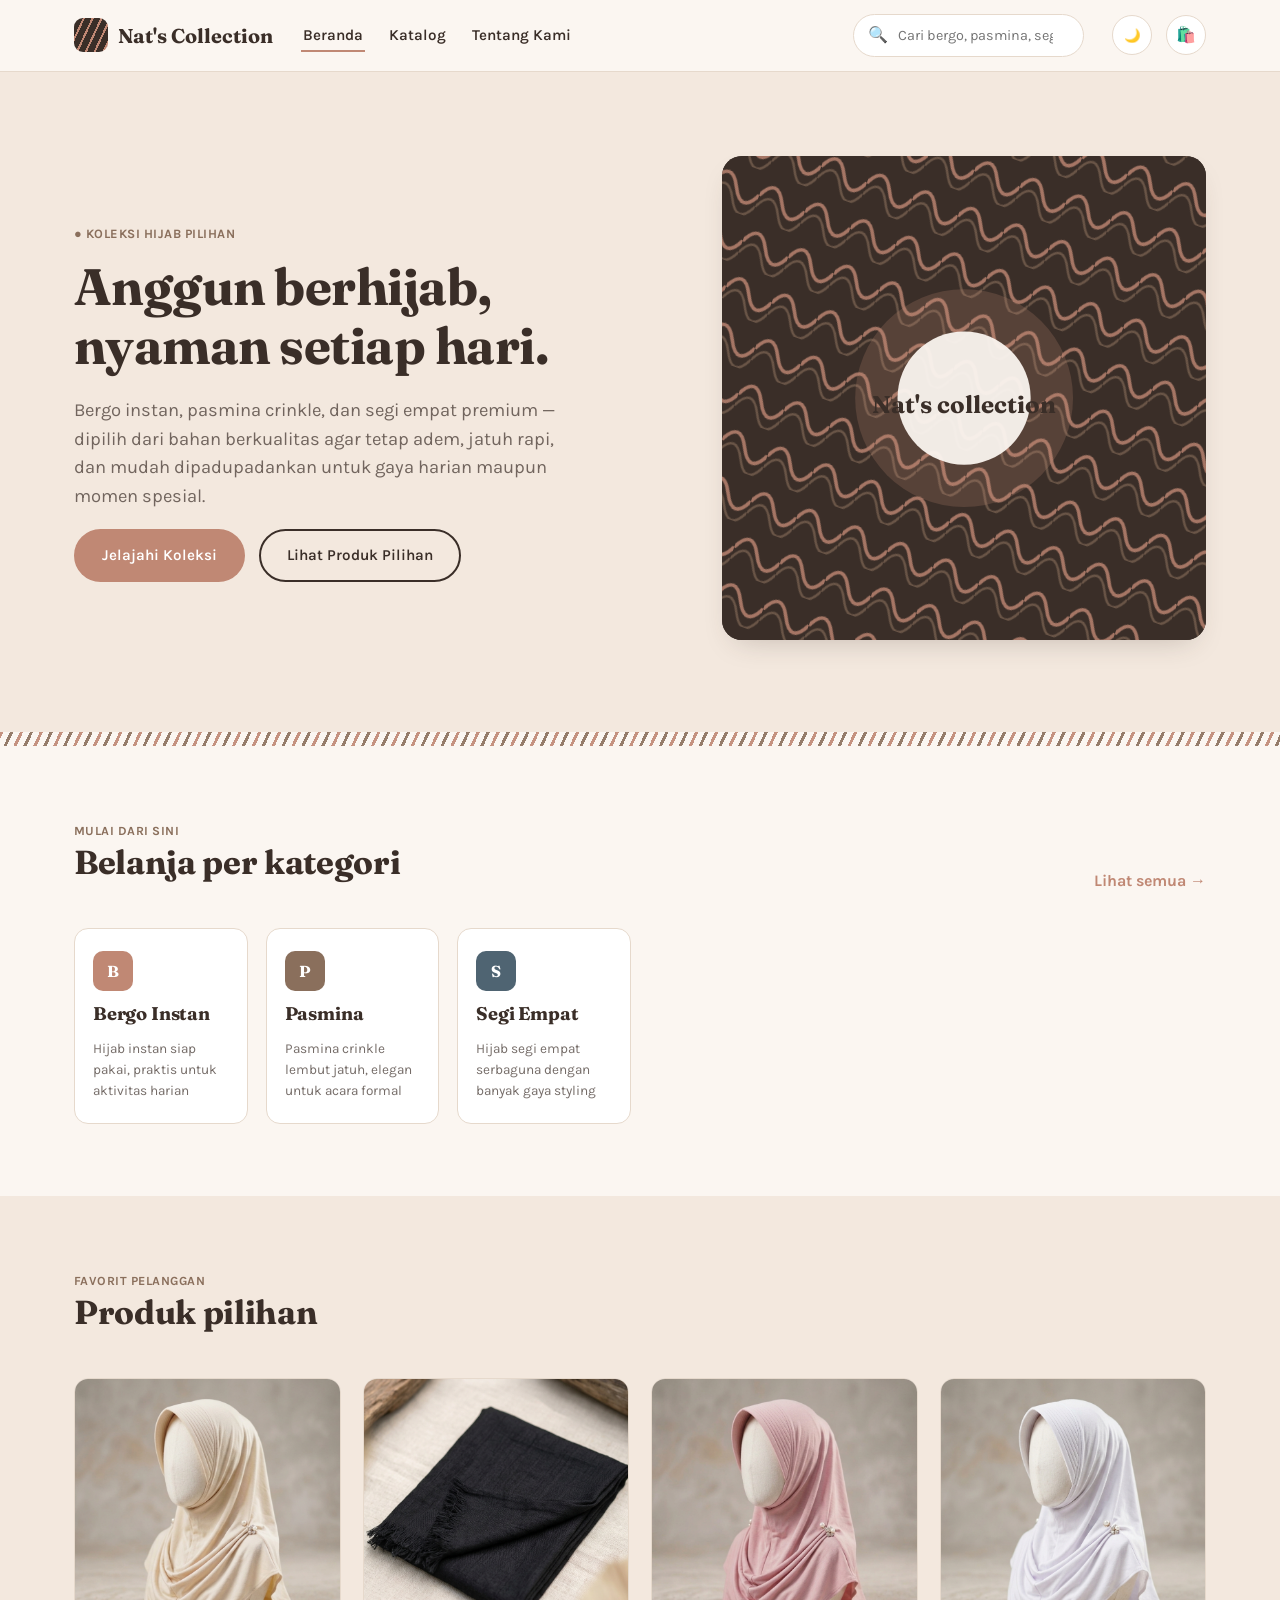
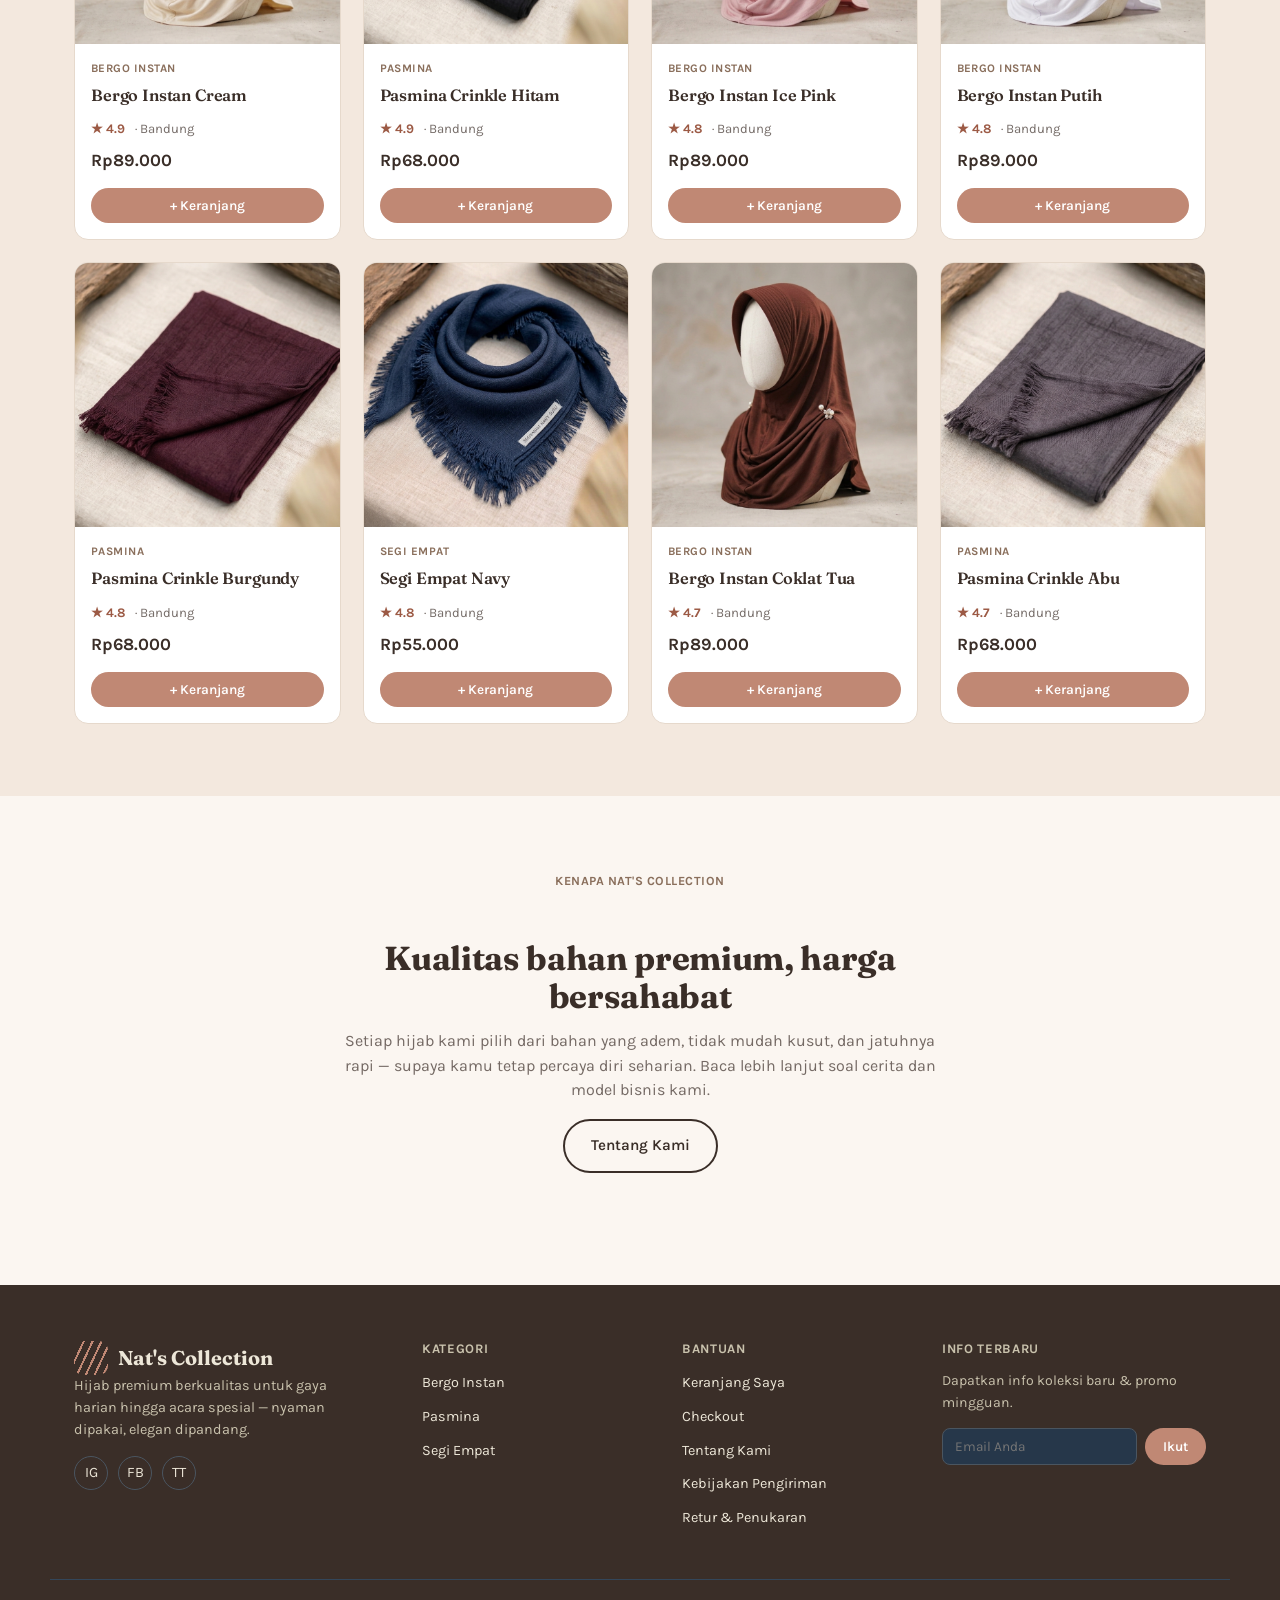
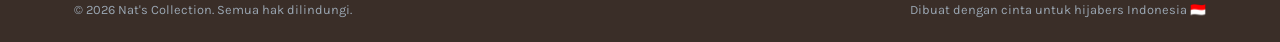
<file: index.html>
<!DOCTYPE html>
<html lang="id">
<head>
<meta charset="UTF-8">
<meta name="viewport" content="width=device-width, initial-scale=1.0">
<title>Nat's Collection — Hijab Premium Bergo, Pasmina & Segi Empat</title>
<meta name="description" content="Belanja hijab bergo instan, pasmina crinkle, dan segi empat premium — nyaman dipakai, elegan dipandang, langsung dari Nat's Collection.">
<link rel="stylesheet" href="css/style.css">
<link rel="stylesheet" href="css/darkmode.css">
<link rel="stylesheet" href="css/responsive.css">
</head>
<body>
<header id="site-header"></header>

<section class="hero">
  <div class="hero-inner">
    <div>
      <span class="hero-eyebrow">● Koleksi hijab pilihan</span>
      <h1>Anggun berhijab, nyaman setiap hari.</h1>
      <p class="lead">Bergo instan, pasmina crinkle, dan segi empat premium — dipilih dari bahan berkualitas agar tetap adem, jatuh rapi, dan mudah dipadupadankan untuk gaya harian maupun momen spesial.</p>
      <div class="hero-cta">
        <a href="categories.html" class="btn btn-primary">Jelajahi Koleksi</a>
        <a href="#produk-pilihan" class="btn btn-secondary">Lihat Produk Pilihan</a>
      </div>
    </div>
    <div class="hero-visual">
      <svg viewBox="0 0 400 400" xmlns="http://www.w3.org/2000/svg">
        <rect width="400" height="400" fill="#3A2E28"/>
        <defs>
          <pattern id="hero-motif" width="40" height="40" patternTransform="rotate(20)" patternUnits="userSpaceOnUse">
            <rect width="40" height="40" fill="#3A2E28"/>
            <path d="M0 20 Q10 0 20 20 T40 20" stroke="#C08874" stroke-width="3" fill="none" opacity=".8"/>
            <path d="M0 30 Q10 10 20 30 T40 30" stroke="#8A6F5C" stroke-width="2" fill="none" opacity=".6"/>
          </pattern>
        </defs>
        <rect width="400" height="400" fill="url(#hero-motif)"/>
        <circle cx="200" cy="200" r="90" fill="#C08874" opacity=".22"/>
        <circle cx="200" cy="200" r="55" fill="#FBF6F1" opacity=".94"/>
        <text x="200" y="212" text-anchor="middle" font-family="Fraunces, serif" font-size="20" fill="#3A2E28" font-weight="700">Nat's collection</text>
      </svg>
    </div>
  </div>
</section>

<div class="parang-divider"></div>

<section class="section">
  <div class="container">
    <div class="section-head">
      <div>
        <span class="eyebrow">Mulai dari sini</span>
        <h2>Belanja per kategori</h2>
      </div>
      <a href="categories.html" class="link-btn">Lihat semua &rarr;</a>
    </div>
    <div class="cat-grid" id="home-cat-grid"></div>
  </div>
</section>

<section class="section" id="produk-pilihan" style="background:var(--paper-2)">
  <div class="container">
    <div class="section-head">
      <div>
        <span class="eyebrow">Favorit pelanggan</span>
        <h2>Produk pilihan</h2>
      </div>
    </div>
    <div class="product-grid" id="featured-grid"></div>
  </div>
</section>

<section class="section">
  <div class="container about-block center" style="max-width:640px;margin:0 auto">
    <span class="eyebrow">Kenapa Nat's Collection</span>
    <h2>Kualitas bahan premium, harga bersahabat</h2>
    <p class="muted">Setiap hijab kami pilih dari bahan yang adem, tidak mudah kusut, dan jatuhnya rapi — supaya kamu tetap percaya diri seharian. Baca lebih lanjut soal cerita dan model bisnis kami.</p>
    <a href="about.html" class="btn btn-secondary">Tentang Kami</a>
  </div>
</section>

<footer id="site-footer"></footer>
<div id="toast" role="status" aria-live="polite"></div>

<script src="js/data.js"></script>
<script src="js/analytics.js"></script>
<script src="js/script.js"></script>
<script src="js/products.js"></script>
<script src="js/darkmode.js"></script>
<script>
  renderHeader("index.html");
  renderFooter();

  const catGrid = document.getElementById("home-cat-grid");
  catGrid.innerHTML = CATEGORIES.map(c => `
    <a class="cat-card" href="categories.html?cat=${c.slug}">
      <div class="cat-icon" style="background:${CAT_ACCENT[c.slug]}">${c.name[0]}</div>
      <h3>${c.name}</h3>
      <p>${c.blurb}</p>
    </a>`).join("");

  const featured = [...PRODUCTS].sort((a,b) => b.rating - a.rating).slice(0, 8);
  document.getElementById("featured-grid").innerHTML = featured.map(renderProductCard).join("");
  bindProductCardEvents();
</script>
</body>
</html>
</file>
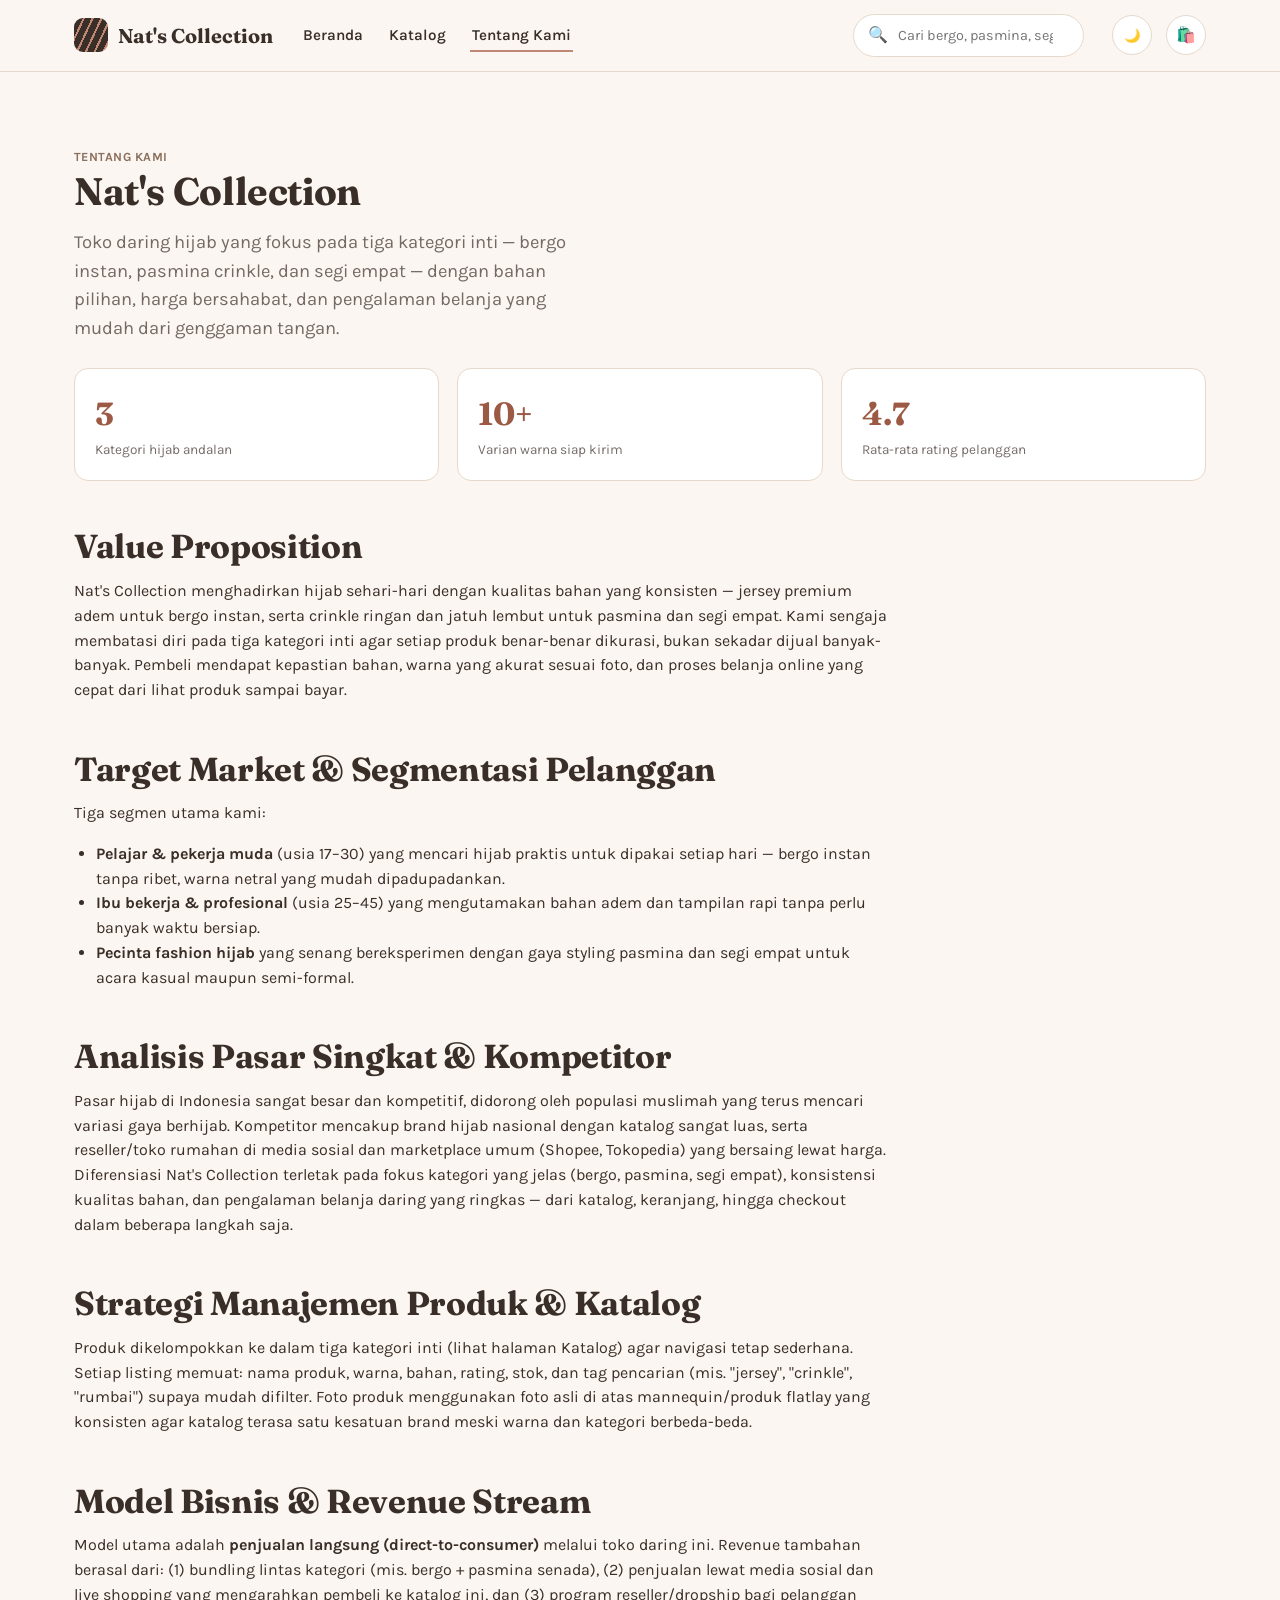
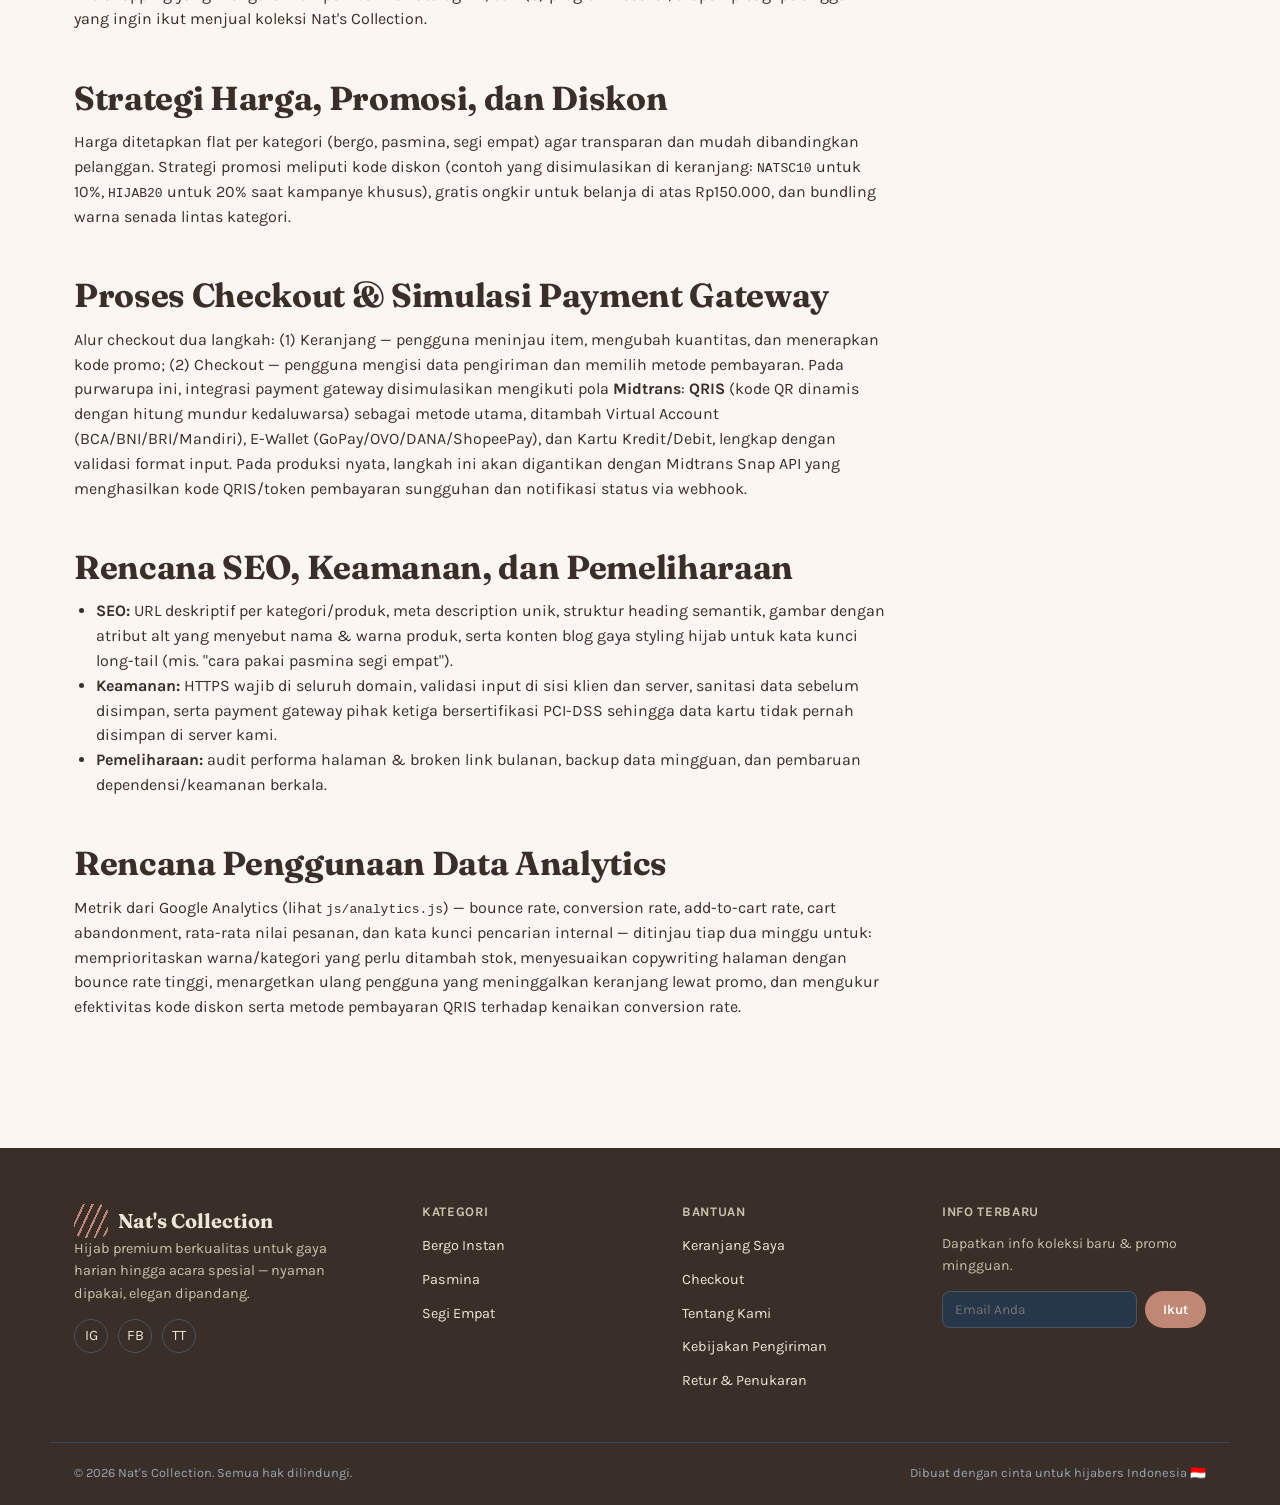
<file: about.html>
<!DOCTYPE html>
<html lang="id">
<head>
<meta charset="UTF-8">
<meta name="viewport" content="width=device-width, initial-scale=1.0">
<title>Tentang Kami — Nat's Collection</title>
<link rel="stylesheet" href="css/style.css">
<link rel="stylesheet" href="css/darkmode.css">
<link rel="stylesheet" href="css/responsive.css">
</head>
<body>
<header id="site-header"></header>

<section class="section">
  <div class="container">
    <span class="eyebrow">Tentang Kami</span>
    <h1 style="font-size:clamp(1.9rem,3vw,2.6rem)">Nat's Collection</h1>
    <p class="lead">Toko daring hijab yang fokus pada tiga kategori inti — bergo instan, pasmina crinkle, dan segi empat — dengan bahan pilihan, harga bersahabat, dan pengalaman belanja yang mudah dari genggaman tangan.</p>

    <div class="stat-grid">
      <div class="stat-card"><div class="num">3</div><div class="label">Kategori hijab andalan</div></div>
      <div class="stat-card"><div class="num">10+</div><div class="label">Varian warna siap kirim</div></div>
      <div class="stat-card"><div class="num">4.7</div><div class="label">Rata-rata rating pelanggan</div></div>
    </div>

    <div class="about-block">
      <h2>Value Proposition</h2>
      <p>Nat's Collection menghadirkan hijab sehari-hari dengan kualitas bahan yang konsisten — jersey premium adem untuk bergo instan, serta crinkle ringan dan jatuh lembut untuk pasmina dan segi empat. Kami sengaja membatasi diri pada tiga kategori inti agar setiap produk benar-benar dikurasi, bukan sekadar dijual banyak-banyak. Pembeli mendapat kepastian bahan, warna yang akurat sesuai foto, dan proses belanja online yang cepat dari lihat produk sampai bayar.</p>

      <h2>Target Market &amp; Segmentasi Pelanggan</h2>
      <p>Tiga segmen utama kami:</p>
      <ul style="list-style:disc;padding-left:22px;margin-bottom:1em">
        <li><strong>Pelajar & pekerja muda</strong> (usia 17–30) yang mencari hijab praktis untuk dipakai setiap hari — bergo instan tanpa ribet, warna netral yang mudah dipadupadankan.</li>
        <li><strong>Ibu bekerja & profesional</strong> (usia 25–45) yang mengutamakan bahan adem dan tampilan rapi tanpa perlu banyak waktu bersiap.</li>
        <li><strong>Pecinta fashion hijab</strong> yang senang bereksperimen dengan gaya styling pasmina dan segi empat untuk acara kasual maupun semi-formal.</li>
      </ul>

      <h2>Analisis Pasar Singkat &amp; Kompetitor</h2>
      <p>Pasar hijab di Indonesia sangat besar dan kompetitif, didorong oleh populasi muslimah yang terus mencari variasi gaya berhijab. Kompetitor mencakup brand hijab nasional dengan katalog sangat luas, serta reseller/toko rumahan di media sosial dan marketplace umum (Shopee, Tokopedia) yang bersaing lewat harga. Diferensiasi Nat's Collection terletak pada fokus kategori yang jelas (bergo, pasmina, segi empat), konsistensi kualitas bahan, dan pengalaman belanja daring yang ringkas — dari katalog, keranjang, hingga checkout dalam beberapa langkah saja.</p>

      <h2>Strategi Manajemen Produk &amp; Katalog</h2>
      <p>Produk dikelompokkan ke dalam tiga kategori inti (lihat halaman Katalog) agar navigasi tetap sederhana. Setiap listing memuat: nama produk, warna, bahan, rating, stok, dan tag pencarian (mis. "jersey", "crinkle", "rumbai") supaya mudah difilter. Foto produk menggunakan foto asli di atas mannequin/produk flatlay yang konsisten agar katalog terasa satu kesatuan brand meski warna dan kategori berbeda-beda.</p>

      <h2>Model Bisnis &amp; Revenue Stream</h2>
      <p>Model utama adalah <strong>penjualan langsung (direct-to-consumer)</strong> melalui toko daring ini. Revenue tambahan berasal dari: (1) bundling lintas kategori (mis. bergo + pasmina senada), (2) penjualan lewat media sosial dan live shopping yang mengarahkan pembeli ke katalog ini, dan (3) program reseller/dropship bagi pelanggan yang ingin ikut menjual koleksi Nat's Collection.</p>

      <h2>Strategi Harga, Promosi, dan Diskon</h2>
      <p>Harga ditetapkan flat per kategori (bergo, pasmina, segi empat) agar transparan dan mudah dibandingkan pelanggan. Strategi promosi meliputi kode diskon (contoh yang disimulasikan di keranjang: <code>NATSC10</code> untuk 10%, <code>HIJAB20</code> untuk 20% saat kampanye khusus), gratis ongkir untuk belanja di atas Rp150.000, dan bundling warna senada lintas kategori.</p>

      <h2>Proses Checkout &amp; Simulasi Payment Gateway</h2>
      <p>Alur checkout dua langkah: (1) Keranjang — pengguna meninjau item, mengubah kuantitas, dan menerapkan kode promo; (2) Checkout — pengguna mengisi data pengiriman dan memilih metode pembayaran. Pada purwarupa ini, integrasi payment gateway disimulasikan mengikuti pola <strong>Midtrans</strong>: <strong>QRIS</strong> (kode QR dinamis dengan hitung mundur kedaluwarsa) sebagai metode utama, ditambah Virtual Account (BCA/BNI/BRI/Mandiri), E-Wallet (GoPay/OVO/DANA/ShopeePay), dan Kartu Kredit/Debit, lengkap dengan validasi format input. Pada produksi nyata, langkah ini akan digantikan dengan Midtrans Snap API yang menghasilkan kode QRIS/token pembayaran sungguhan dan notifikasi status via webhook.</p>

      <h2>Rencana SEO, Keamanan, dan Pemeliharaan</h2>
      <ul style="list-style:disc;padding-left:22px;margin-bottom:1em">
        <li><strong>SEO:</strong> URL deskriptif per kategori/produk, meta description unik, struktur heading semantik, gambar dengan atribut alt yang menyebut nama & warna produk, serta konten blog gaya styling hijab untuk kata kunci long-tail (mis. "cara pakai pasmina segi empat").</li>
        <li><strong>Keamanan:</strong> HTTPS wajib di seluruh domain, validasi input di sisi klien dan server, sanitasi data sebelum disimpan, serta payment gateway pihak ketiga bersertifikasi PCI-DSS sehingga data kartu tidak pernah disimpan di server kami.</li>
        <li><strong>Pemeliharaan:</strong> audit performa halaman & broken link bulanan, backup data mingguan, dan pembaruan dependensi/keamanan berkala.</li>
      </ul>

      <h2>Rencana Penggunaan Data Analytics</h2>
      <p>Metrik dari Google Analytics (lihat <code>js/analytics.js</code>) — bounce rate, conversion rate, add-to-cart rate, cart abandonment, rata-rata nilai pesanan, dan kata kunci pencarian internal — ditinjau tiap dua minggu untuk: memprioritaskan warna/kategori yang perlu ditambah stok, menyesuaikan copywriting halaman dengan bounce rate tinggi, menargetkan ulang pengguna yang meninggalkan keranjang lewat promo, dan mengukur efektivitas kode diskon serta metode pembayaran QRIS terhadap kenaikan conversion rate.</p>
    </div>
  </div>
</section>

<footer id="site-footer"></footer>
<div id="toast" role="status" aria-live="polite"></div>

<script src="js/data.js"></script>
<script src="js/analytics.js"></script>
<script src="js/script.js"></script>
<script src="js/products.js"></script>
<script src="js/darkmode.js"></script>
<script>
  renderHeader("about.html");
  renderFooter();
</script>
</body>
</html>
</file>
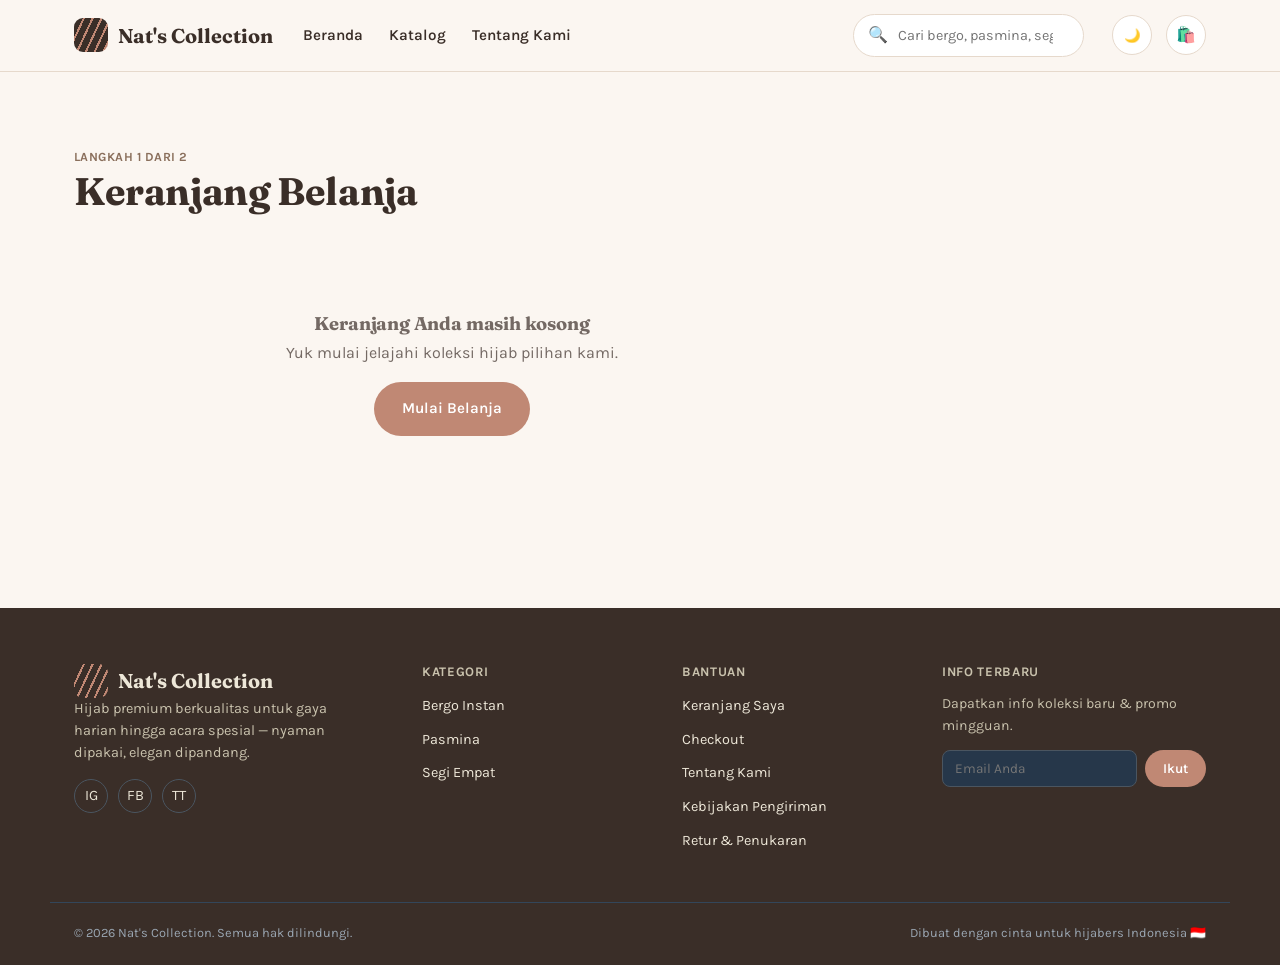
<file: cart.html>
<!DOCTYPE html>
<html lang="id">
<head>
<meta charset="UTF-8">
<meta name="viewport" content="width=device-width, initial-scale=1.0">
<title>Keranjang Belanja — Nat's Collection</title>
<link rel="stylesheet" href="css/style.css">
<link rel="stylesheet" href="css/darkmode.css">
<link rel="stylesheet" href="css/responsive.css">
</head>
<body>
<header id="site-header"></header>

<section class="section">
  <div class="container">
    <span class="eyebrow">Langkah 1 dari 2</span>
    <h1 style="font-size:clamp(1.9rem,3vw,2.6rem)">Keranjang Belanja</h1>

    <div class="cart-layout mt-lg">
      <div>
        <div id="cart-items"></div>
        <div id="cart-empty" class="empty-state" style="display:none">
          <h3>Keranjang Anda masih kosong</h3>
          <p>Yuk mulai jelajahi koleksi hijab pilihan kami.</p>
          <a href="categories.html" class="btn btn-primary">Mulai Belanja</a>
        </div>
      </div>

      <aside class="summary-box" id="summary-box">
        <h3>Ringkasan Pesanan</h3>
        <div class="summary-row"><span>Subtotal</span><span id="sum-subtotal">Rp0</span></div>
        <div class="summary-row"><span>Ongkos Kirim</span><span id="sum-shipping">Rp0</span></div>
        <p class="muted" style="font-size:.78rem;margin:-6px 0 10px">Gratis ongkir untuk belanja Rp150.000 ke atas.</p>
        <div class="summary-row" id="sum-discount-row" style="display:none;color:var(--teal)"><span>Diskon</span><span id="sum-discount">-Rp0</span></div>
        <div class="promo-row">
          <input type="text" id="promo-input" placeholder="Kode promo (coba: NATSC10)">
          <button class="btn btn-ghost btn-sm" id="promo-apply">Pakai</button>
        </div>
        <div class="summary-row total"><span>Total</span><span id="sum-total">Rp0</span></div>
        <button class="btn btn-primary btn-block" id="checkout-btn">Lanjut ke Checkout</button>
        <a href="categories.html" class="btn btn-ghost btn-block" style="margin-top:8px">Lanjut Belanja</a>
      </aside>
    </div>
  </div>
</section>

<footer id="site-footer"></footer>
<div id="toast" role="status" aria-live="polite"></div>

<script src="js/data.js"></script>
<script src="js/analytics.js"></script>
<script src="js/script.js"></script>
<script src="js/products.js"></script>
<script src="js/darkmode.js"></script>
<script>
  renderHeader("cart.html");
  renderFooter();

  const SHIPPING_FLAT = 15000;
  const FREE_SHIPPING_MIN = 150000;
  const PROMO_CODES = { "NATSC10": 0.10, "HIJAB20": 0.20 };
  let appliedDiscountRate = 0;

  function renderCart() {
    const cart = getCart();
    const wrap = document.getElementById("cart-items");
    const empty = document.getElementById("cart-empty");
    const summary = document.getElementById("summary-box");

    if (cart.length === 0) {
      wrap.innerHTML = "";
      empty.style.display = "block";
      summary.style.display = "none";
      updateSummary();
      return;
    }
    empty.style.display = "none";
    summary.style.display = "block";

    wrap.innerHTML = cart.map(item => {
      const p = getProductById(item.id);
      if (!p) return "";
      return `
        <div class="cart-item" data-id="${p.id}">
          <div class="cart-thumb"><img src="${p.img}" alt="${p.name}"></div>
          <div class="cart-name-block">
            <h3 class="product-name" style="font-size:.98rem">${p.name}</h3>
            <span class="muted" style="font-size:.82rem">${formatIDR(p.price)} / pcs</span>
            <div><button class="cart-remove" data-remove="${p.id}">Hapus</button></div>
          </div>
          <div class="qty-control">
            <button type="button" data-minus="${p.id}">−</button>
            <input type="number" value="${item.qty}" min="1" max="${p.stock}" data-qty="${p.id}" readonly>
            <button type="button" data-plus="${p.id}">+</button>
          </div>
          <div class="cart-price-block" style="text-align:right;font-weight:700">${formatIDR(p.price * item.qty)}</div>
        </div>`;
    }).join("");

    wrap.querySelectorAll("[data-plus]").forEach(b => b.addEventListener("click", () => {
      const cart = getCart();
      const item = cart.find(i => i.id === b.dataset.plus);
      updateCartQty(b.dataset.plus, item.qty + 1);
      renderCart();
    }));
    wrap.querySelectorAll("[data-minus]").forEach(b => b.addEventListener("click", () => {
      const cart = getCart();
      const item = cart.find(i => i.id === b.dataset.minus);
      if (item.qty <= 1) return;
      updateCartQty(b.dataset.minus, item.qty - 1);
      renderCart();
    }));
    wrap.querySelectorAll("[data-remove]").forEach(b => b.addEventListener("click", () => {
      removeFromCart(b.dataset.remove);
      renderCart();
    }));

    updateSummary();
  }

  function updateSummary() {
    const subtotal = cartSubtotal();
    const shipping = subtotal === 0 ? 0 : (subtotal >= FREE_SHIPPING_MIN ? 0 : SHIPPING_FLAT);
    const discount = subtotal * appliedDiscountRate;
    const total = Math.max(subtotal + shipping - discount, 0);

    document.getElementById("sum-subtotal").textContent = formatIDR(subtotal);
    document.getElementById("sum-shipping").textContent = shipping === 0 && subtotal > 0 ? "Gratis" : formatIDR(shipping);
    document.getElementById("sum-total").textContent = formatIDR(total);

    const discountRow = document.getElementById("sum-discount-row");
    if (discount > 0) {
      discountRow.style.display = "flex";
      document.getElementById("sum-discount").textContent = "-" + formatIDR(discount);
    } else {
      discountRow.style.display = "none";
    }

    localStorage.setItem("nc_checkout_total", total);
    localStorage.setItem("nc_checkout_discount_rate", appliedDiscountRate);
  }

  document.getElementById("promo-apply").addEventListener("click", () => {
    const code = document.getElementById("promo-input").value.trim().toUpperCase();
    if (PROMO_CODES[code]) {
      appliedDiscountRate = PROMO_CODES[code];
      trackEvent("ecommerce", "apply_promo", code);
      showToast(`Kode promo ${code} diterapkan (-${PROMO_CODES[code]*100}%)`);
    } else {
      appliedDiscountRate = 0;
      showToast("Kode promo tidak valid");
    }
    updateSummary();
  });

  document.getElementById("checkout-btn").addEventListener("click", () => {
    if (cartSubtotal() === 0) return;
    window.location.href = "checkout.html";
  });

  renderCart();
</script>
</body>
</html>
</file>
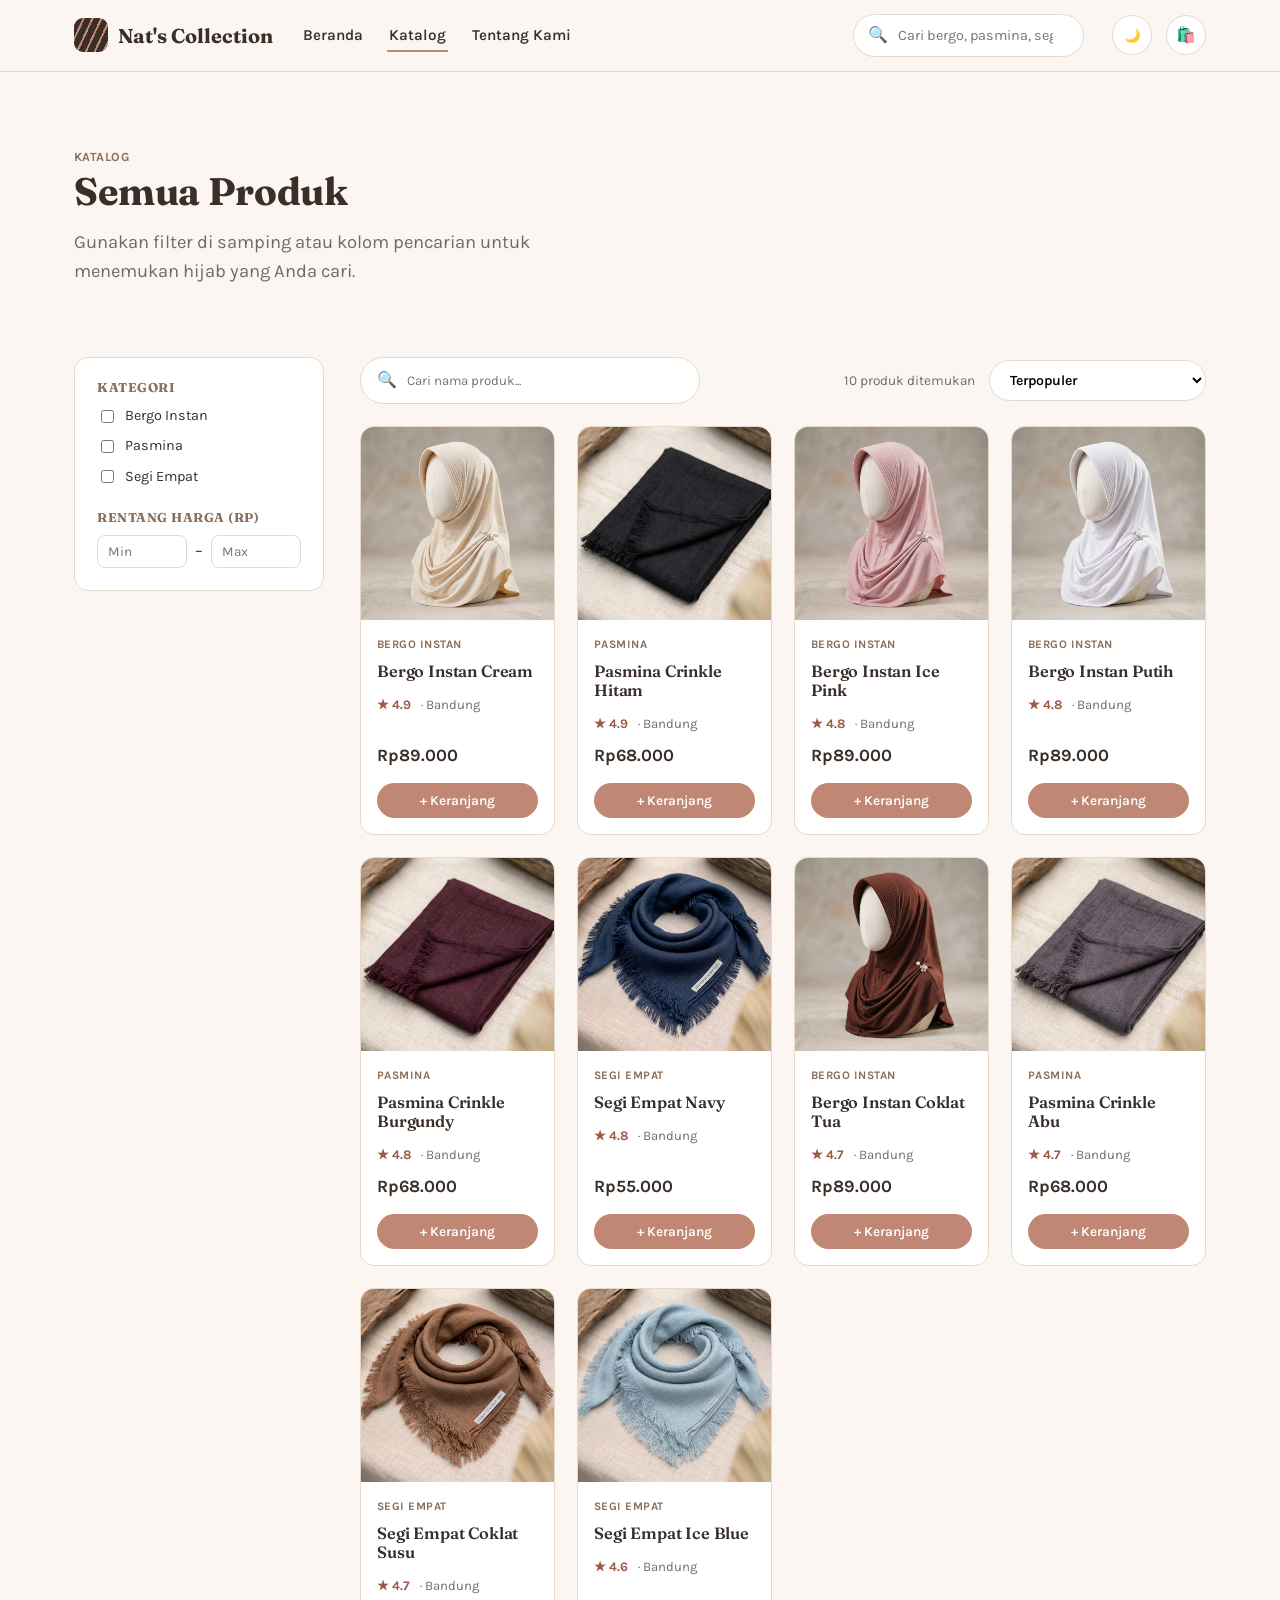
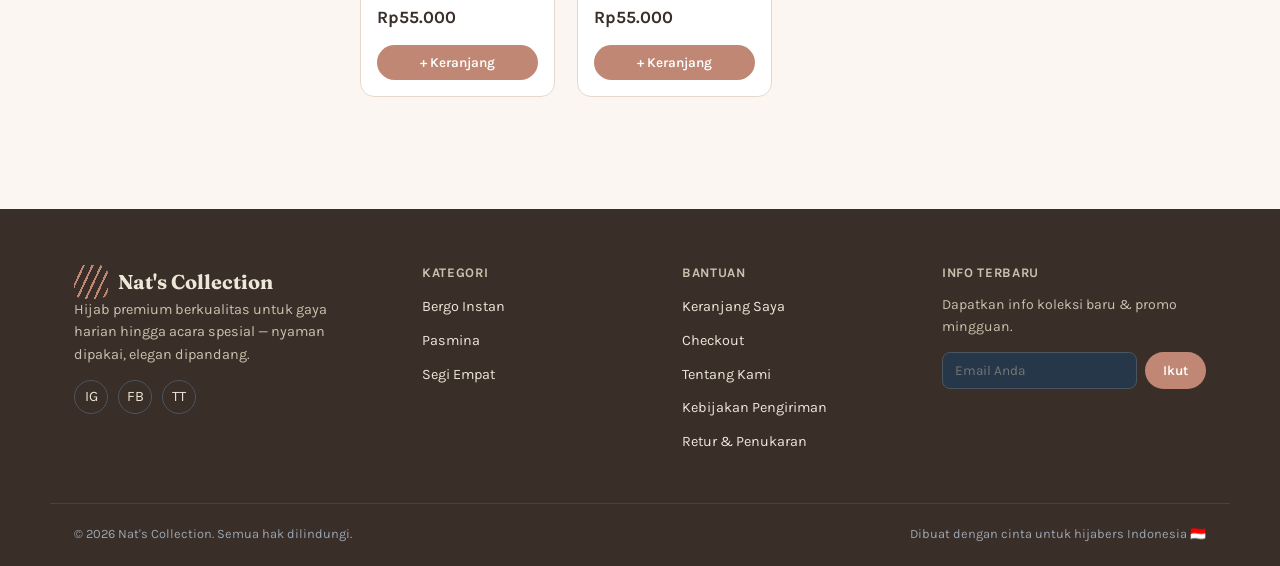
<file: categories.html>
<!DOCTYPE html>
<html lang="id">
<head>
<meta charset="UTF-8">
<meta name="viewport" content="width=device-width, initial-scale=1.0">
<title>Katalog Produk — Nat's Collection</title>
<meta name="description" content="Jelajahi seluruh koleksi bergo instan, pasmina crinkle, dan segi empat premium Nat's Collection.">
<link rel="stylesheet" href="css/style.css">
<link rel="stylesheet" href="css/darkmode.css">
<link rel="stylesheet" href="css/responsive.css">
</head>
<body>
<header id="site-header"></header>

<section class="section" style="padding-bottom:0">
  <div class="container">
    <span class="eyebrow">Katalog</span>
    <h1 style="font-size:clamp(1.9rem,3vw,2.6rem)">Semua Produk</h1>
    <p class="lead" style="margin-bottom:0">Gunakan filter di samping atau kolom pencarian untuk menemukan hijab yang Anda cari.</p>
  </div>
</section>

<section class="section">
  <div class="container catalog-layout">
    <aside class="filter-panel">
      <div class="filter-group">
        <h4>Kategori</h4>
        <div id="cat-filter-list"></div>
      </div>
      <div class="filter-group">
        <h4>Rentang Harga (Rp)</h4>
        <div class="price-inputs">
          <input type="number" id="price-min" placeholder="Min" min="30000" step="10000">
          <span>–</span>
          <input type="number" id="price-max" placeholder="Max" min="90000" step="10000">
        </div>
      </div>
    </aside>

    <div>
      <div class="catalog-toolbar">
        <div class="catalog-search">
          <span aria-hidden="true">🔍</span>
          <input type="search" id="catalog-search-input" placeholder="Cari nama produk...">
        </div>
        <div style="display:flex;align-items:center;gap:14px">
          <span class="muted" id="result-count" style="font-size:.85rem"></span>
          <select id="sort-select" class="sort-select">
            <option value="popular">Terpopuler</option>
            <option value="price-asc">Harga: Rendah ke Tinggi</option>
            <option value="price-desc">Harga: Tinggi ke Rendah</option>
            <option value="rating">Rating Tertinggi</option>
          </select>
        </div>
      </div>
      <div class="product-grid" id="catalog-grid"></div>
    </div>
  </div>
</section>

<footer id="site-footer"></footer>
<div id="toast" role="status" aria-live="polite"></div>

<script src="js/data.js"></script>
<script src="js/analytics.js"></script>
<script src="js/script.js"></script>
<script src="js/products.js"></script>
<script src="js/darkmode.js"></script>
<script>
  renderHeader("categories.html");
  renderFooter();
</script>
</body>
</html>
</file>
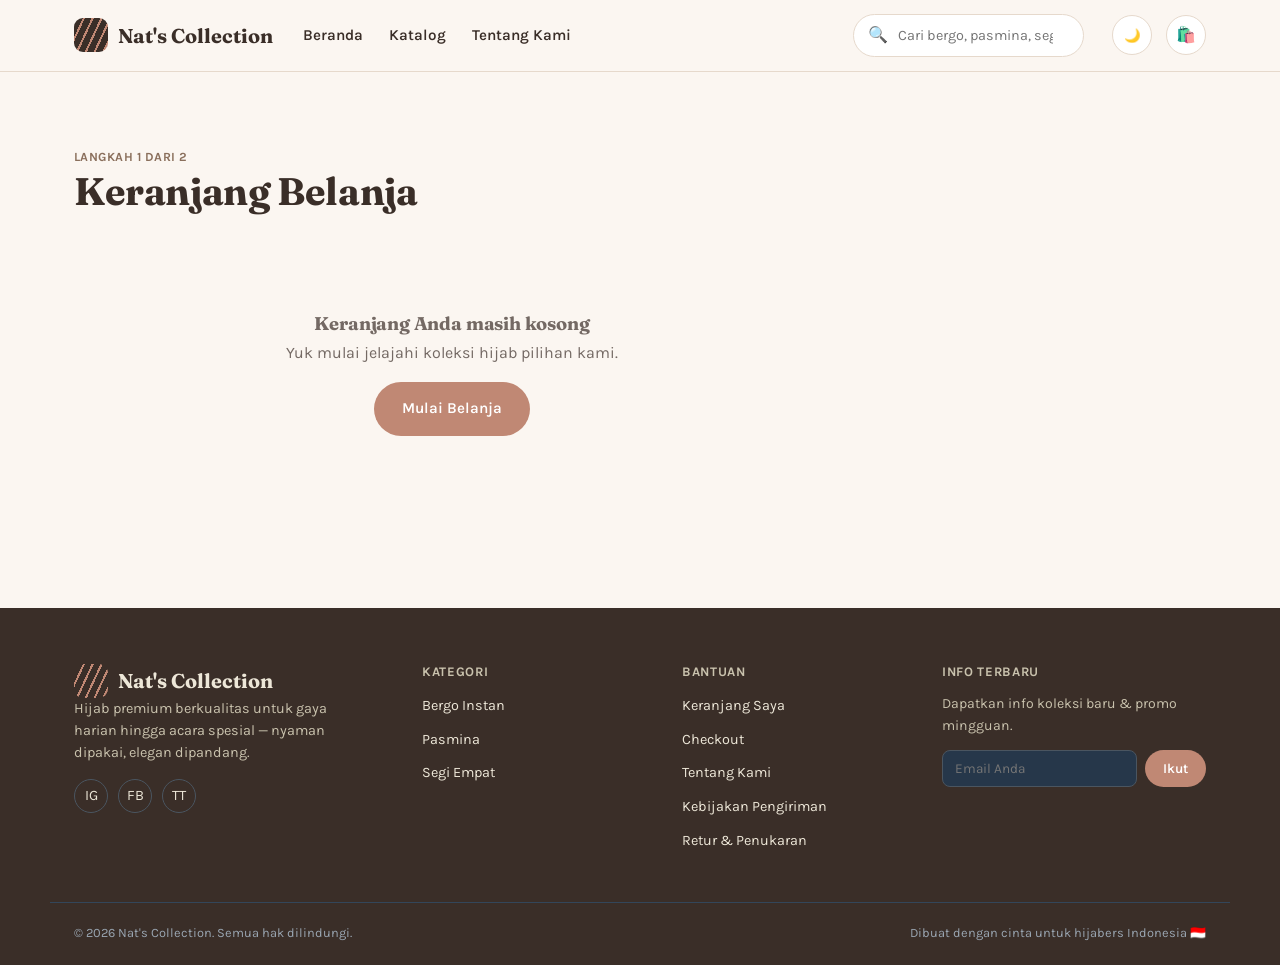
<file: checkout.html>
<!DOCTYPE html>
<html lang="id">
<head>
<meta charset="UTF-8">
<meta name="viewport" content="width=device-width, initial-scale=1.0">
<title>Checkout — Nat's Collection</title>
<link rel="stylesheet" href="css/style.css">
<link rel="stylesheet" href="css/darkmode.css">
<link rel="stylesheet" href="css/responsive.css">
</head>
<body>
<header id="site-header"></header>

<section class="section">
  <div class="container" id="checkout-container">
    <span class="eyebrow">Langkah 2 dari 2</span>
    <h1 style="font-size:clamp(1.9rem,3vw,2.6rem)">Checkout</h1>

    <div class="checkout-layout mt-lg" id="checkout-form-area">
      <div>
        <form id="checkout-form" novalidate>
          <div class="form-card">
            <h3>Informasi Pengiriman</h3>
            <div class="form-row">
              <div class="field" id="f-name">
                <label for="name">Nama Lengkap</label>
                <input type="text" id="name" required>
                <span class="field-error">Nama wajib diisi.</span>
              </div>
              <div class="field" id="f-phone">
                <label for="phone">No. HP</label>
                <input type="tel" id="phone" required pattern="^[0-9+ ]{9,15}$">
                <span class="field-error">Masukkan nomor HP yang valid (9–15 digit).</span>
              </div>
            </div>
            <div class="form-row">
              <div class="field full" id="f-email">
                <label for="email">Email</label>
                <input type="email" id="email" required>
                <span class="field-error">Masukkan alamat email yang valid.</span>
              </div>
            </div>
            <div class="form-row">
              <div class="field full" id="f-address">
                <label for="address">Alamat Lengkap</label>
                <textarea id="address" rows="3" required></textarea>
                <span class="field-error">Alamat wajib diisi.</span>
              </div>
            </div>
            <div class="form-row">
              <div class="field" id="f-city">
                <label for="city">Kota</label>
                <input type="text" id="city" required>
                <span class="field-error">Kota wajib diisi.</span>
              </div>
              <div class="field" id="f-zip">
                <label for="zip">Kode Pos</label>
                <input type="text" id="zip" required pattern="^[0-9]{5}$">
                <span class="field-error">Kode pos harus 5 digit angka.</span>
              </div>
            </div>
          </div>

          <div class="form-card">
            <h3>Metode Pembayaran</h3>
            <p class="muted" style="font-size:.85rem;margin-top:-8px">Simulasi payment gateway (mis. Midtrans). Tidak ada transaksi nyata yang diproses.</p>

            <label class="pay-option">
              <input type="radio" name="payment" value="qris" checked>
              <div>
                <strong>QRIS</strong>
                <div class="muted" style="font-size:.82rem">Scan & bayar dari aplikasi bank/e-wallet apa pun</div>
              </div>
            </label>
            <div class="pay-detail show" id="detail-qris">
              <div class="qris-box">
                <img id="qris-image" src="" alt="Kode QRIS pembayaran">
                <span class="qris-timer" id="qris-timer">14:59</span>
                <p class="muted">Buka aplikasi m-banking / e-wallet, pilih Scan QRIS, lalu arahkan kamera ke kode di atas.</p>
              </div>
            </div>

            <label class="pay-option">
              <input type="radio" name="payment" value="va">
              <div>
                <strong>Transfer Virtual Account</strong>
                <div class="muted" style="font-size:.82rem">BCA, BNI, BRI, Mandiri — otomatis terverifikasi</div>
              </div>
            </label>
            <div class="pay-detail" id="detail-va">
              <div class="field">
                <label for="va-bank">Pilih Bank</label>
                <select id="va-bank">
                  <option>BCA</option><option>BNI</option><option>BRI</option><option>Mandiri</option>
                </select>
              </div>
            </div>

            <label class="pay-option">
              <input type="radio" name="payment" value="ewallet">
              <div>
                <strong>E-Wallet</strong>
                <div class="muted" style="font-size:.82rem">GoPay, OVO, DANA, ShopeePay</div>
              </div>
            </label>
            <div class="pay-detail" id="detail-ewallet">
              <div class="field">
                <label for="ewallet-provider">Pilih E-Wallet</label>
                <select id="ewallet-provider">
                  <option>GoPay</option><option>OVO</option><option>DANA</option><option>ShopeePay</option>
                </select>
              </div>
            </div>

            <label class="pay-option">
              <input type="radio" name="payment" value="card">
              <div>
                <strong>Kartu Kredit/Debit</strong>
                <div class="muted" style="font-size:.82rem">Visa, Mastercard, JCB</div>
              </div>
            </label>
            <div class="pay-detail" id="detail-card">
              <div class="form-row">
                <div class="field full" id="f-card-number">
                  <label for="card-number">Nomor Kartu</label>
                  <input type="text" id="card-number" placeholder="4111 1111 1111 1111" maxlength="19">
                  <span class="field-error">Masukkan nomor kartu 16 digit.</span>
                </div>
              </div>
              <div class="form-row">
                <div class="field" id="f-card-exp">
                  <label for="card-exp">Kedaluwarsa (BB/TT)</label>
                  <input type="text" id="card-exp" placeholder="08/28" maxlength="5">
                  <span class="field-error">Format harus BB/TT.</span>
                </div>
                <div class="field" id="f-card-cvv">
                  <label for="card-cvv">CVV</label>
                  <input type="text" id="card-cvv" placeholder="123" maxlength="3">
                  <span class="field-error">CVV harus 3 digit.</span>
                </div>
              </div>
            </div>
          </div>

          <button type="submit" class="btn btn-primary btn-block" id="place-order-btn">Buat Pesanan</button>
        </form>
      </div>

      <aside class="summary-box">
        <h3>Ringkasan Pesanan</h3>
        <div id="checkout-item-list" style="margin-bottom:14px"></div>
        <div class="summary-row"><span>Subtotal</span><span id="co-subtotal">Rp0</span></div>
        <div class="summary-row"><span>Ongkos Kirim</span><span id="co-shipping">Rp0</span></div>
        <div class="summary-row" id="co-discount-row" style="display:none;color:var(--teal)"><span>Diskon</span><span id="co-discount">-Rp0</span></div>
        <div class="summary-row total"><span>Total</span><span id="co-total">Rp0</span></div>
      </aside>
    </div>

    <div id="order-success" class="order-success" style="display:none">
      <div class="check">✓</div>
      <h2>Pesanan Berhasil Dibuat!</h2>
      <p class="muted">Nomor pesanan Anda: <strong id="order-id"></strong><br>Kami sudah mengirim konfirmasi ke email Anda (simulasi).</p>
      <a href="index.html" class="btn btn-primary">Kembali ke Beranda</a>
    </div>
  </div>
</section>

<footer id="site-footer"></footer>
<div id="toast" role="status" aria-live="polite"></div>

<script src="js/data.js"></script>
<script src="js/analytics.js"></script>
<script src="js/script.js"></script>
<script src="js/products.js"></script>
<script src="js/darkmode.js"></script>
<script>
  renderHeader("checkout.html");
  renderFooter();

  const SHIPPING_FLAT = 15000;
  const FREE_SHIPPING_MIN = 150000;
  let checkoutTotal = 0;

  function renderOrderSummary() {
    const cart = getCart();
    if (cart.length === 0) {
      window.location.href = "cart.html";
      return;
    }
    const list = document.getElementById("checkout-item-list");
    list.innerHTML = cart.map(item => {
      const p = getProductById(item.id);
      return `<div class="summary-row"><span>${p.name} × ${item.qty}</span><span>${formatIDR(p.price * item.qty)}</span></div>`;
    }).join("");

    const subtotal = cartSubtotal();
    const shipping = subtotal >= FREE_SHIPPING_MIN ? 0 : SHIPPING_FLAT;
    const discountRate = Number(localStorage.getItem("nc_checkout_discount_rate") || 0);
    const discount = subtotal * discountRate;
    const total = Math.max(subtotal + shipping - discount, 0);
    checkoutTotal = total;

    document.getElementById("co-subtotal").textContent = formatIDR(subtotal);
    document.getElementById("co-shipping").textContent = shipping === 0 ? "Gratis" : formatIDR(shipping);
    document.getElementById("co-total").textContent = formatIDR(total);
    const discountRow = document.getElementById("co-discount-row");
    if (discount > 0) {
      discountRow.style.display = "flex";
      document.getElementById("co-discount").textContent = "-" + formatIDR(discount);
    }
  }
  renderOrderSummary();

  /* ---------------- QRIS: generate dummy QR + countdown ---------------- */
  function renderQrisCode() {
    const img = document.getElementById("qris-image");
    if (!img) return;
    const payload = `NATSCOLLECTION|ORDER-${Date.now()}|AMT:${checkoutTotal}`;
    img.src = `https://api.qrserver.com/v1/create-qr-code/?size=220x220&data=${encodeURIComponent(payload)}`;
  }
  renderQrisCode();

  let qrisSeconds = 15 * 60;
  let qrisInterval = setInterval(() => {
    qrisSeconds--;
    const m = String(Math.floor(qrisSeconds / 60)).padStart(2, "0");
    const s = String(qrisSeconds % 60).padStart(2, "0");
    const timerEl = document.getElementById("qris-timer");
    if (timerEl) timerEl.textContent = `${m}:${s}`;
    if (qrisSeconds <= 0) clearInterval(qrisInterval);
  }, 1000);

  /* Toggle payment detail panels */
  document.querySelectorAll('input[name="payment"]').forEach(radio => {
    radio.addEventListener("change", () => {
      document.querySelectorAll(".pay-detail").forEach(d => d.classList.remove("show"));
      document.getElementById(`detail-${radio.value}`)?.classList.add("show");
    });
  });

  /* Card number formatting */
  const cardNumberInput = document.getElementById("card-number");
  cardNumberInput.addEventListener("input", () => {
    cardNumberInput.value = cardNumberInput.value.replace(/\D/g, "").slice(0, 16).replace(/(.{4})/g, "$1 ").trim();
  });
  const cardExpInput = document.getElementById("card-exp");
  cardExpInput.addEventListener("input", () => {
    let v = cardExpInput.value.replace(/\D/g, "").slice(0, 4);
    if (v.length > 2) v = v.slice(0, 2) + "/" + v.slice(2);
    cardExpInput.value = v;
  });

  /* ---------------- Validation ---------------- */
  function setValid(fieldId, isValid) {
    document.getElementById(fieldId).classList.toggle("invalid", !isValid);
    return isValid;
  }

  function validateForm() {
    let ok = true;
    const name = document.getElementById("name").value.trim();
    ok = setValid("f-name", name.length >= 2) && ok;

    const phone = document.getElementById("phone").value.trim();
    ok = setValid("f-phone", /^[0-9+ ]{9,15}$/.test(phone)) && ok;

    const email = document.getElementById("email").value.trim();
    ok = setValid("f-email", /^[^\s@]+@[^\s@]+\.[^\s@]+$/.test(email)) && ok;

    const address = document.getElementById("address").value.trim();
    ok = setValid("f-address", address.length >= 8) && ok;

    const city = document.getElementById("city").value.trim();
    ok = setValid("f-city", city.length >= 2) && ok;

    const zip = document.getElementById("zip").value.trim();
    ok = setValid("f-zip", /^[0-9]{5}$/.test(zip)) && ok;

    const method = document.querySelector('input[name="payment"]:checked').value;
    if (method === "card") {
      const num = cardNumberInput.value.replace(/\s/g, "");
      ok = setValid("f-card-number", /^[0-9]{16}$/.test(num)) && ok;
      ok = setValid("f-card-exp", /^(0[1-9]|1[0-2])\/[0-9]{2}$/.test(cardExpInput.value)) && ok;
      const cvv = document.getElementById("card-cvv").value.trim();
      ok = setValid("f-card-cvv", /^[0-9]{3}$/.test(cvv)) && ok;
    }
    return ok;
  }

  document.getElementById("checkout-form").addEventListener("submit", (e) => {
    e.preventDefault();
    if (!validateForm()) {
      showToast("Periksa kembali data yang belum lengkap");
      return;
    }
    const btn = document.getElementById("place-order-btn");
    btn.disabled = true;
    btn.textContent = "Memproses pembayaran...";

    const total = Number(localStorage.getItem("nc_checkout_total") || cartSubtotal());
    trackEvent("ecommerce", "purchase", "checkout", total);

    // Simulasi delay proses payment gateway
    setTimeout(() => {
      const orderId = "NC-" + Date.now().toString().slice(-8);
      document.getElementById("order-id").textContent = orderId;
      document.getElementById("checkout-form-area").style.display = "none";
      document.getElementById("order-success").style.display = "block";
      localStorage.removeItem("nc_cart");
      localStorage.removeItem("nc_checkout_total");
      localStorage.removeItem("nc_checkout_discount_rate");
      updateCartBadge();
    }, 1200);
  });
</script>
</body>
</html>
</file>
<file: css/style.css>
/* ============================================================
   Nat's Collection — Core Stylesheet
   Token system:
     Warna : --ink #3A2E28, --gold (rose) #C08874, --teal (taupe) #8A6F5C,
             --paper #FBF6F1, --paper-2 #F3E8DE
     Tipografi : Fraunces (display) + Karla (teks/UI)
     Motif   : garis rumbai/tassel berulang sebagai signature elemen
   ============================================================ */

@import url("https://fonts.googleapis.com/css2?family=Fraunces:ital,opsz,wght@0,9..144,400;0,9..144,600;0,9..144,700;1,9..144,500&family=Karla:wght@400;500;600;700&display=swap");

:root {
  --ink: #3A2E28;
  --ink-70: #3A2E28b3;
  --gold: #C08874;
  --gold-dark: #9c5a45;
  --teal: #8A6F5C;
  --paper: #FBF6F1;
  --paper-2: #F3E8DE;
  --line: #E6D9CC;
  --white: #FFFFFF;
  --danger: #B3452E;
  --radius: 14px;
  --radius-sm: 8px;
  --shadow: 0 12px 30px -14px rgba(58, 46, 40, 0.28);
  --font-display: "Fraunces", serif;
  --font-body: "Karla", sans-serif;
}

* { box-sizing: border-box; }
html { scroll-behavior: smooth; }

body {
  margin: 0;
  font-family: var(--font-body);
  color: var(--ink);
  background: var(--paper);
  line-height: 1.55;
  -webkit-font-smoothing: antialiased;
}

img { max-width: 100%; display: block; }
a { color: inherit; text-decoration: none; }
ul { list-style: none; margin: 0; padding: 0; }
button { font-family: inherit; cursor: pointer; }
input, select, textarea { font-family: inherit; }

h1, h2, h3, h4 {
  font-family: var(--font-display);
  font-weight: 700;
  line-height: 1.15;
  margin: 0 0 .4em;
  letter-spacing: -0.01em;
}
h1 { font-size: clamp(2.4rem, 4vw, 3.6rem); }
h2 { font-size: clamp(1.6rem, 2.6vw, 2.2rem); }
h3 { font-size: 1.15rem; }
p { margin: 0 0 1em; }

.container { max-width: 1180px; margin: 0 auto; padding: 0 24px; }
.section { padding: 72px 0; }

:focus-visible {
  outline: 3px solid var(--gold);
  outline-offset: 2px;
}

/* ---------- Signature motif: rumbai (fringe) divider ---------- */
.parang-divider {
  height: 14px;
  background-image: repeating-linear-gradient(115deg, var(--gold) 0 3px, transparent 3px 18px),
                     repeating-linear-gradient(115deg, var(--teal) 9px 12px, transparent 12px 27px);
  opacity: .9;
}

/* ---------- Buttons ---------- */
.btn {
  display: inline-flex;
  align-items: center;
  gap: 8px;
  padding: 13px 26px;
  border-radius: 999px;
  font-weight: 600;
  font-size: .95rem;
  border: 2px solid transparent;
  transition: transform .15s ease, box-shadow .15s ease, background .15s ease;
}
.btn:hover { transform: translateY(-1px); }
.btn-primary { background: var(--gold); color: var(--white); }
.btn-primary:hover { background: var(--gold-dark); box-shadow: var(--shadow); }
.btn-secondary { background: transparent; border-color: var(--ink); color: var(--ink); }
.btn-secondary:hover { background: var(--ink); color: var(--paper); }
.btn-ghost { background: transparent; color: var(--ink); border-color: var(--line); }
.btn-ghost:hover { border-color: var(--ink); }
.btn-block { width: 100%; justify-content: center; }
.btn-sm { padding: 8px 16px; font-size: .85rem; }
.btn[disabled] { opacity: .5; cursor: not-allowed; transform: none; }

/* ---------- Header ---------- */
.nav {
  position: sticky; top: 0; z-index: 40;
  background: var(--paper); border-bottom: 1px solid var(--line);
}
.nav-inner {
  max-width: 1180px; margin: 0 auto; padding: 14px 24px;
  display: flex; align-items: center; gap: 28px;
}
.brand { display: flex; align-items: center; gap: 10px; font-family: var(--font-display); font-weight: 700; font-size: 1.25rem; color: var(--ink); }
.brand-mark {
  width: 34px; height: 34px; border-radius: 9px;
  background: var(--ink);
  background-image: repeating-linear-gradient(115deg, var(--gold) 0 2px, transparent 2px 8px);
  flex-shrink: 0;
}
.nav-links { display: flex; gap: 22px; margin-right: auto; }
.nav-links a { font-weight: 600; font-size: .95rem; padding: 6px 2px; border-bottom: 2px solid transparent; }
.nav-links a:hover, .nav-links a.active { border-color: var(--gold); }
.nav-actions { display: flex; align-items: center; gap: 14px; }
.icon-btn {
  position: relative; width: 40px; height: 40px; border-radius: 999px;
  border: 1px solid var(--line); background: var(--white);
  display: flex; align-items: center; justify-content: center;
}
.icon-btn:hover { border-color: var(--ink); }
.cart-badge {
  position: absolute; top: -6px; right: -6px; min-width: 18px; height: 18px;
  border-radius: 999px; background: var(--gold); color: #fff; font-size: .68rem;
  font-weight: 700; display: flex; align-items: center; justify-content: center; padding: 0 4px;
}
.nav-search {
  display: flex; align-items: center; gap: 8px;
  border: 1px solid var(--line); border-radius: 999px; padding: 8px 14px;
  background: var(--white); min-width: 200px;
}
.nav-search input { border: none; outline: none; background: transparent; width: 100%; font-size: .9rem; }
.nav-toggle { display: none; }

/* ---------- Hero ---------- */
.hero { background: var(--paper-2); }
.hero-inner {
  max-width: 1180px; margin: 0 auto; padding: 84px 24px;
  display: grid; grid-template-columns: 1.1fr .9fr; gap: 56px; align-items: center;
}
.hero-eyebrow { display: inline-block; color: var(--teal); font-weight: 700; letter-spacing: .04em; font-size: .8rem; margin-bottom: 14px; text-transform: uppercase; }
.lead { font-size: 1.15rem; color: var(--ink-70); max-width: 46ch; }
.hero-cta { display: flex; gap: 14px; margin-top: 8px; flex-wrap: wrap; }
.hero-visual svg { width: 100%; height: auto; border-radius: 20px; box-shadow: var(--shadow); }

/* ---------- Section head ---------- */
.section-head { display: flex; justify-content: space-between; align-items: flex-end; margin-bottom: 34px; gap: 20px; flex-wrap: wrap; }
.eyebrow { color: var(--teal); font-weight: 700; text-transform: uppercase; letter-spacing: .04em; font-size: .78rem; }
.link-btn { font-weight: 700; color: var(--gold); white-space: nowrap; }
.link-btn:hover { text-decoration: underline; }

/* ---------- Category grid ---------- */
.cat-grid { display: grid; grid-template-columns: repeat(6, 1fr); gap: 18px; }
.cat-card {
  background: var(--white); border: 1px solid var(--line); border-radius: var(--radius);
  padding: 22px 18px; display: flex; flex-direction: column; gap: 6px;
  transition: box-shadow .15s ease, transform .15s ease;
}
.cat-card:hover { box-shadow: var(--shadow); transform: translateY(-3px); }
.cat-icon {
  width: 40px; height: 40px; border-radius: 10px; color: #fff;
  display: flex; align-items: center; justify-content: center;
  font-family: var(--font-display); font-weight: 700; margin-bottom: 6px;
}
.cat-card p { font-size: .85rem; color: var(--ink-70); margin: 0; }

/* ---------- Product grid & card ---------- */
.product-grid { display: grid; grid-template-columns: repeat(4, 1fr); gap: 22px; }
.product-card {
  background: var(--white); border: 1px solid var(--line); border-radius: var(--radius);
  overflow: hidden; display: flex; flex-direction: column;
  transition: box-shadow .15s ease, transform .15s ease;
}
.product-card:hover { box-shadow: var(--shadow); transform: translateY(-3px); }
.product-thumb {
  aspect-ratio: 1 / 1; position: relative; display: flex; align-items: center; justify-content: center;
  cursor: pointer; overflow: hidden; background: var(--paper-2);
}
.product-thumb img {
  width: 100%; height: 100%; object-fit: cover; object-position: top center;
  transition: transform .3s ease;
}
.product-card:hover .product-thumb img { transform: scale(1.04); }
.product-body { padding: 16px; display: flex; flex-direction: column; gap: 8px; flex: 1; }
.product-cat { font-size: .72rem; text-transform: uppercase; letter-spacing: .04em; color: var(--teal); font-weight: 700; }
.product-name { font-family: var(--font-display); font-weight: 600; font-size: 1.02rem; cursor: pointer; }
.product-name:hover { color: var(--gold-dark); }
.product-meta { display: flex; align-items: center; gap: 10px; font-size: .82rem; color: var(--ink-70); }
.rating { display: flex; align-items: center; gap: 4px; color: var(--gold-dark); font-weight: 700; }
.product-price { font-weight: 700; font-size: 1.08rem; margin-top: auto; }
.product-actions { display: flex; gap: 8px; margin-top: 6px; }

/* ---------- Footer ---------- */
footer {
  background: var(--ink); color: #EDE7D8; padding: 56px 0 22px; margin-top: 40px;
}
.footer-grid { display: grid; grid-template-columns: 1.4fr 1fr 1fr 1.2fr; gap: 40px; }
.footer-brand p { color: #C9C2AD; font-size: .9rem; max-width: 32ch; }
footer h4 { font-family: var(--font-body); font-size: .82rem; text-transform: uppercase; letter-spacing: .05em; color: #C9C2AD; margin-bottom: 14px; }
footer li { margin-bottom: 9px; }
footer a { color: #EDE7D8; font-size: .9rem; }
footer a:hover { color: var(--gold); }
.footer-social { display: flex; gap: 10px; margin-top: 14px; }
.footer-social a { width: 34px; height: 34px; border-radius: 999px; border: 1px solid #4A5560; display: flex; align-items: center; justify-content: center; }
.newsletter-form { display: flex; gap: 8px; margin-top: 10px; }
.newsletter-form input { flex: 1; border-radius: 8px; border: 1px solid #4A5560; background: #26374a; color: #fff; padding: 10px 12px; font-size: .85rem; }
.footer-bottom { border-top: 1px solid #33465a; margin-top: 40px; padding-top: 20px; display: flex; justify-content: space-between; font-size: .8rem; color: #9AA6B2; flex-wrap: wrap; gap: 10px; }

/* ---------- Toast ---------- */
#toast {
  position: fixed; bottom: 26px; left: 50%; transform: translate(-50%, 20px);
  background: var(--ink); color: var(--paper); padding: 13px 22px; border-radius: 999px;
  font-size: .88rem; font-weight: 600; opacity: 0; pointer-events: none; z-index: 100;
  transition: opacity .25s ease, transform .25s ease; box-shadow: var(--shadow);
}
#toast.show { opacity: 1; transform: translate(-50%, 0); }

/* ---------- Modal ---------- */
.modal-overlay {
  position: fixed; inset: 0; background: rgba(30,42,56,.55); z-index: 90;
  display: none; align-items: center; justify-content: center; padding: 20px;
}
.modal-overlay.open { display: flex; }
.modal {
  background: var(--paper); border-radius: 18px; max-width: 860px; width: 100%;
  max-height: 88vh; overflow-y: auto; position: relative; box-shadow: var(--shadow);
}
.modal-close {
  position: absolute; top: 14px; right: 14px; width: 36px; height: 36px; border-radius: 999px;
  background: var(--white); border: 1px solid var(--line); font-size: 1.1rem; z-index: 2;
}
.modal-grid { display: grid; grid-template-columns: 1fr 1fr; }
.modal-visual { aspect-ratio: 1/1; display: flex; align-items: center; justify-content: center; border-radius: 18px 0 0 18px; overflow: hidden; background: var(--paper-2); }
.modal-visual img { width: 100%; height: 100%; object-fit: cover; object-position: top center; }
.modal-info { padding: 34px; display: flex; flex-direction: column; gap: 12px; }
.qty-row { display: flex; align-items: center; gap: 12px; margin: 8px 0; }
.qty-control { display: flex; align-items: center; border: 1px solid var(--line); border-radius: 999px; overflow: hidden; }
.qty-control button { width: 34px; height: 34px; background: var(--white); border: none; font-size: 1rem; }
.qty-control button:hover { background: var(--paper-2); }
.qty-control input { width: 42px; text-align: center; border: none; font-weight: 700; }
.tag-row { display: flex; gap: 6px; flex-wrap: wrap; }
.tag { background: var(--paper-2); border-radius: 999px; padding: 4px 11px; font-size: .76rem; font-weight: 600; color: var(--ink-70); }

/* ---------- Catalog page ---------- */
.catalog-layout { display: grid; grid-template-columns: 250px 1fr; gap: 36px; align-items: start; }
.filter-panel { background: var(--white); border: 1px solid var(--line); border-radius: var(--radius); padding: 22px; position: sticky; top: 90px; }
.filter-group { margin-bottom: 22px; }
.filter-group:last-child { margin-bottom: 0; }
.filter-group h4 { font-size: .8rem; text-transform: uppercase; letter-spacing: .04em; color: var(--teal); margin-bottom: 10px; }
.filter-check { display: flex; align-items: center; gap: 8px; margin-bottom: 8px; font-size: .9rem; }
.price-inputs { display: flex; gap: 8px; align-items: center; }
.price-inputs input { width: 100%; padding: 8px 10px; border: 1px solid var(--line); border-radius: 8px; font-size: .85rem; }
.catalog-toolbar { display: flex; justify-content: space-between; align-items: center; margin-bottom: 22px; gap: 14px; flex-wrap: wrap; }
.catalog-search { display: flex; gap: 8px; align-items: center; border: 1px solid var(--line); border-radius: 999px; padding: 10px 16px; background: var(--white); flex: 1; max-width: 340px; }
.catalog-search input { border: none; outline: none; background: transparent; width: 100%; }
.sort-select { border: 1px solid var(--line); border-radius: 999px; padding: 10px 16px; background: var(--white); font-weight: 600; font-size: .88rem; }
.empty-state { text-align: center; padding: 60px 20px; color: var(--ink-70); }

/* ---------- Cart page ---------- */
.cart-layout { display: grid; grid-template-columns: 1fr 340px; gap: 36px; align-items: start; }
.cart-item { display: grid; grid-template-columns: 74px 1fr auto auto; gap: 16px; align-items: center; padding: 18px 0; border-bottom: 1px solid var(--line); }
.cart-thumb { width: 74px; height: 74px; border-radius: 10px; overflow: hidden; background: var(--paper-2); flex-shrink: 0; }
.cart-thumb img { width: 100%; height: 100%; object-fit: cover; object-position: top center; }
.cart-remove { color: var(--danger); font-size: .82rem; font-weight: 700; margin-top: 6px; }
.summary-box { background: var(--white); border: 1px solid var(--line); border-radius: var(--radius); padding: 24px; position: sticky; top: 90px; }
.summary-row { display: flex; justify-content: space-between; margin-bottom: 12px; font-size: .92rem; }
.summary-row.total { font-weight: 700; font-size: 1.15rem; border-top: 1px solid var(--line); padding-top: 14px; margin-top: 14px; }
.promo-row { display: flex; gap: 8px; margin: 14px 0; }
.promo-row input { flex: 1; padding: 10px 12px; border: 1px solid var(--line); border-radius: 8px; }

/* ---------- Checkout page ---------- */
.checkout-layout { display: grid; grid-template-columns: 1.3fr 1fr; gap: 40px; align-items: start; }
.form-card { background: var(--white); border: 1px solid var(--line); border-radius: var(--radius); padding: 28px; margin-bottom: 22px; }
.form-row { display: grid; grid-template-columns: 1fr 1fr; gap: 14px; margin-bottom: 14px; }
.field { display: flex; flex-direction: column; gap: 6px; }
.field.full { grid-column: 1 / -1; }
.field label { font-size: .82rem; font-weight: 700; }
.field input, .field select, .field textarea {
  padding: 11px 13px; border: 1px solid var(--line); border-radius: 8px; font-size: .92rem; background: var(--paper);
}
.field input:focus, .field select:focus, .field textarea:focus { outline: 2px solid var(--gold); border-color: var(--gold); }
.field-error { color: var(--danger); font-size: .78rem; display: none; }
.field.invalid input, .field.invalid select { border-color: var(--danger); }
.field.invalid .field-error { display: block; }
.pay-option { border: 1px solid var(--line); border-radius: 10px; padding: 14px 16px; display: flex; align-items: center; gap: 12px; margin-bottom: 10px; cursor: pointer; }
.pay-option:has(input:checked) { border-color: var(--gold); background: #FBF1E1; }
.pay-option input { accent-color: var(--gold); }
.pay-detail { display: none; margin-top: 10px; padding-top: 10px; border-top: 1px dashed var(--line); }
.pay-detail.show { display: block; }
.qris-box { display: flex; flex-direction: column; align-items: center; text-align: center; gap: 10px; padding: 10px 0 4px; }
.qris-box img { width: 180px; height: 180px; border-radius: 10px; border: 1px solid var(--line); background: #fff; padding: 8px; }
.qris-timer { font-weight: 700; color: var(--gold-dark); font-size: .95rem; }
.qris-box .muted { font-size: .8rem; max-width: 280px; }
.order-success { text-align: center; padding: 60px 20px; }
.order-success .check { width: 76px; height: 76px; border-radius: 999px; background: var(--teal); color: #fff; display: flex; align-items: center; justify-content: center; margin: 0 auto 18px; font-size: 2rem; }

/* ---------- About / Business overview page ---------- */
.about-block { max-width: 820px; }
.about-block h2 { margin-top: 1.4em; }
.stat-grid { display: grid; grid-template-columns: repeat(3, 1fr); gap: 18px; margin: 26px 0; }
.stat-card { background: var(--white); border: 1px solid var(--line); border-radius: var(--radius); padding: 20px; }
.stat-card .num { font-family: var(--font-display); font-size: 2rem; font-weight: 700; color: var(--gold-dark); }
.stat-card .label { font-size: .85rem; color: var(--ink-70); }

/* ---------- Utility ---------- */
.muted { color: var(--ink-70); }
.center { text-align: center; }
.mt-lg { margin-top: 40px; }
</file>
<file: css/darkmode.css>
/* ============================================================
   Nat's Collection — Dark Mode
   Diaktifkan dengan class .dark-mode di <body> (lihat js/darkmode.js)
   ============================================================ */

body.dark-mode {
  --ink: #F3E8DE;
  --ink-70: #D8C7B8;
  --paper: #201814;
  --paper-2: #2A211B;
  --line: #453832;
  --white: #2A211B;
  --gold: #D6A08C;
  --gold-dark: #E8B79F;
  --teal: #B49A87;
}

body.dark-mode .nav { background: var(--paper); border-color: var(--line); }
body.dark-mode .btn-primary { color: #201814; }
body.dark-mode .btn-secondary { border-color: var(--ink); color: var(--ink); }
body.dark-mode .btn-secondary:hover { background: var(--ink); color: var(--paper); }
body.dark-mode footer { background: #17110D; }
body.dark-mode .hero-visual svg rect:first-child { fill: #17110D; }
body.dark-mode .pay-option:has(input:checked) { background: #332720; }
body.dark-mode .icon-btn, body.dark-mode .newsletter-form input { background: var(--paper-2); color: var(--ink); }
body.dark-mode ::selection { background: var(--gold); color: #201814; }

/* Dark mode toggle icon swap */
.dm-icon-moon { display: inline; }
.dm-icon-sun { display: none; }
body.dark-mode .dm-icon-moon { display: none; }
body.dark-mode .dm-icon-sun { display: inline; }
</file>
<file: css/responsive.css>
/* ============================================================
   Nat's Collection — Responsive Rules
   Breakpoints: >1180 desktop · 900–1180 tablet landscape ·
                600–900 tablet portrait · <600 mobile
   ============================================================ */

/* ---------- Tablet landscape ---------- */
@media (max-width: 1180px) {
  .cat-grid { grid-template-columns: repeat(3, 1fr); }
  .product-grid { grid-template-columns: repeat(3, 1fr); }
  .footer-grid { grid-template-columns: 1fr 1fr; }
  .checkout-layout { grid-template-columns: 1fr; }
}

/* ---------- Tablet portrait ---------- */
@media (max-width: 900px) {
  .hero-inner { grid-template-columns: 1fr; padding: 56px 24px; }
  .hero-visual { max-width: 340px; margin: 0 auto; }
  .catalog-layout { grid-template-columns: 1fr; }
  .filter-panel { position: static; margin-bottom: 24px; }
  .cart-layout { grid-template-columns: 1fr; }
  .summary-box { position: static; }
  .nav-search { display: none; }
  .modal-grid { grid-template-columns: 1fr; }
  .modal-visual { border-radius: 18px 18px 0 0; aspect-ratio: 16/9; }
}

/* ---------- Mobile ---------- */
@media (max-width: 600px) {
  .section { padding: 48px 0; }
  .container { padding: 0 18px; }
  h1 { font-size: 2rem; }
  .cat-grid { grid-template-columns: repeat(2, 1fr); }
  .product-grid { grid-template-columns: repeat(2, 1fr); }
  .footer-grid { grid-template-columns: 1fr; gap: 28px; }
  .footer-bottom { flex-direction: column; text-align: center; }
  .hero-cta { flex-direction: column; }
  .hero-cta .btn { width: 100%; justify-content: center; }

  .nav-inner { padding: 12px 18px; flex-wrap: wrap; }
  .nav-links {
    order: 4; width: 100%; margin-right: 0; display: none;
    flex-direction: column; gap: 2px; padding-top: 10px; border-top: 1px solid var(--line); margin-top: 10px;
  }
  .nav-links.open { display: flex; }
  .nav-toggle {
    display: flex; align-items: center; justify-content: center;
    width: 40px; height: 40px; border-radius: 999px; border: 1px solid var(--line); background: var(--white);
    margin-left: auto;
  }

  .cart-item { grid-template-columns: 56px 1fr; grid-template-areas: "thumb name" "thumb qty" "thumb price"; row-gap: 6px; }
  .cart-thumb { grid-area: thumb; width: 56px; height: 56px; }
  .cart-item > .cart-name-block { grid-area: name; }
  .cart-item > .qty-control { grid-area: qty; }
  .cart-item > .cart-price-block { grid-area: price; text-align: left; }

  .form-row { grid-template-columns: 1fr; }
  .stat-grid { grid-template-columns: 1fr; }
  .section-head { flex-direction: column; align-items: flex-start; }
}

/* ---------- Reduced motion ---------- */
@media (prefers-reduced-motion: reduce) {
  html { scroll-behavior: auto; }
  * { animation-duration: .001ms !important; transition-duration: .001ms !important; }
}
</file>
